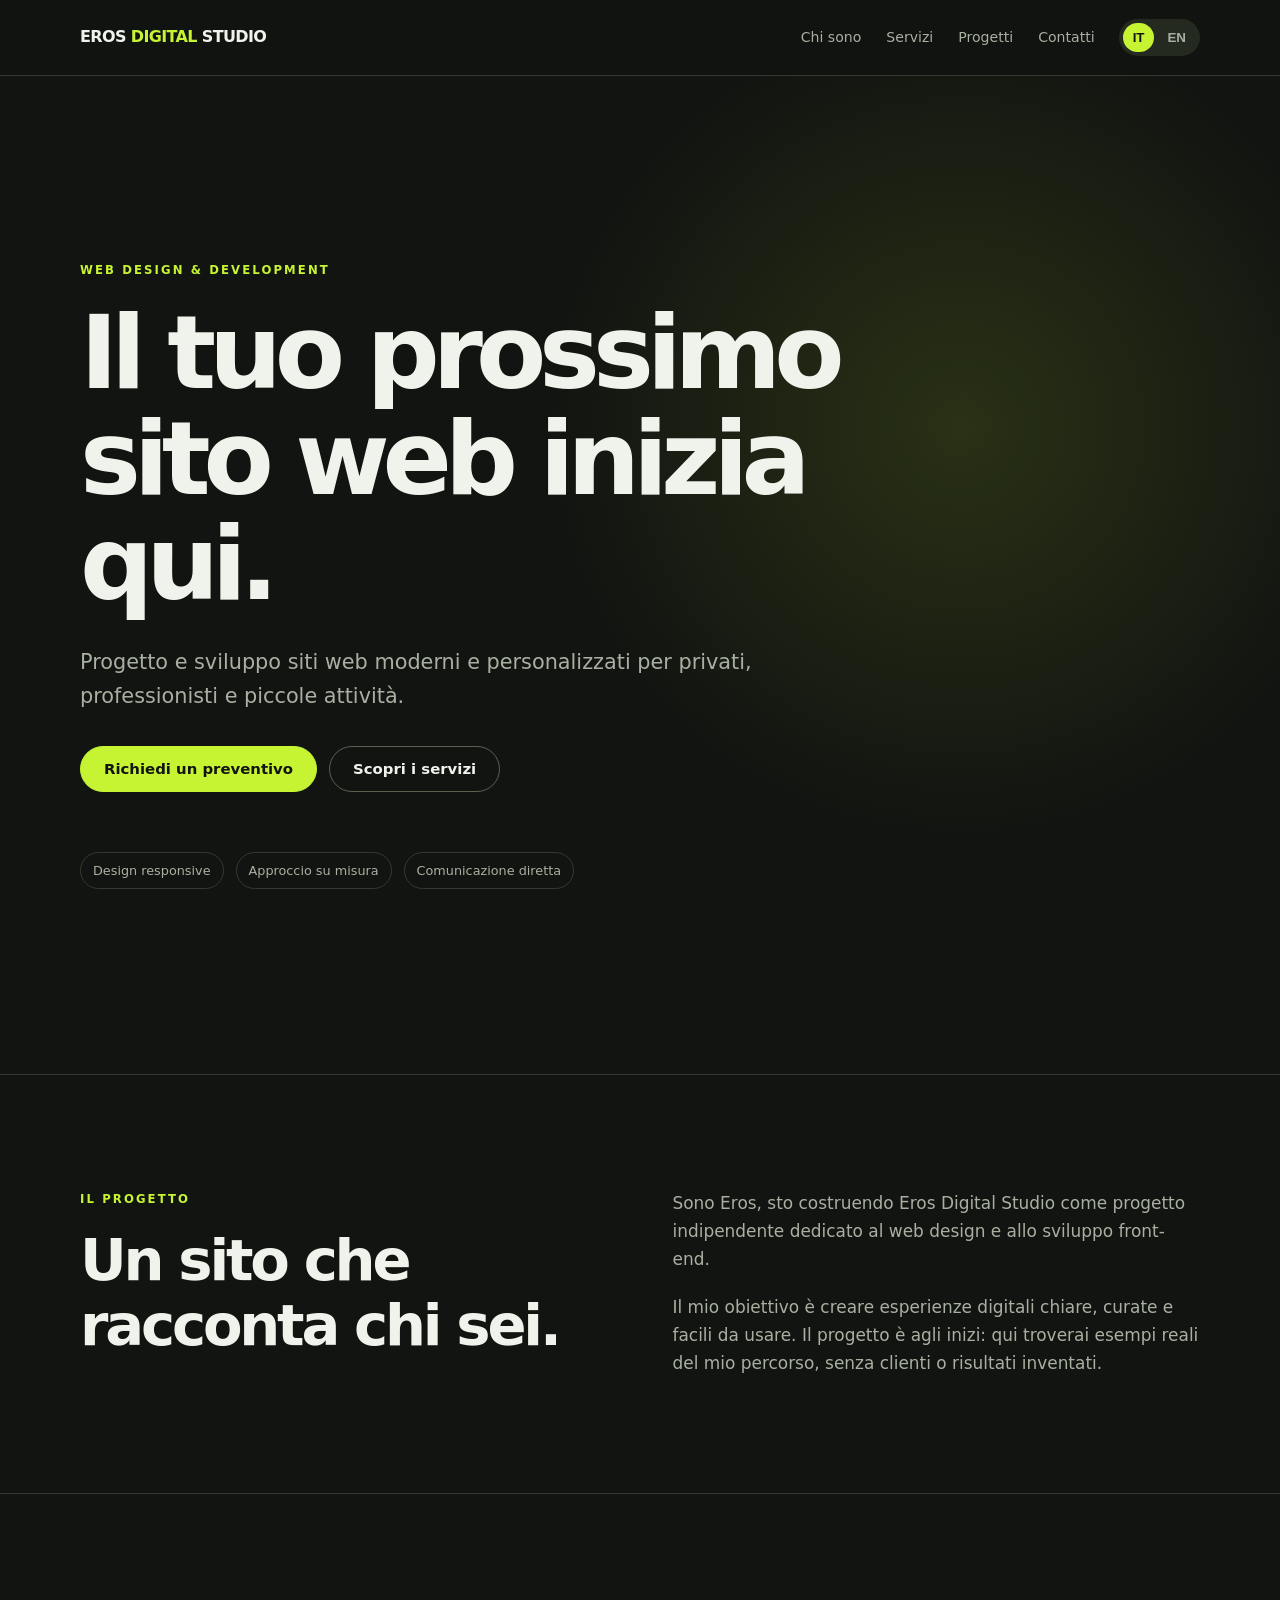
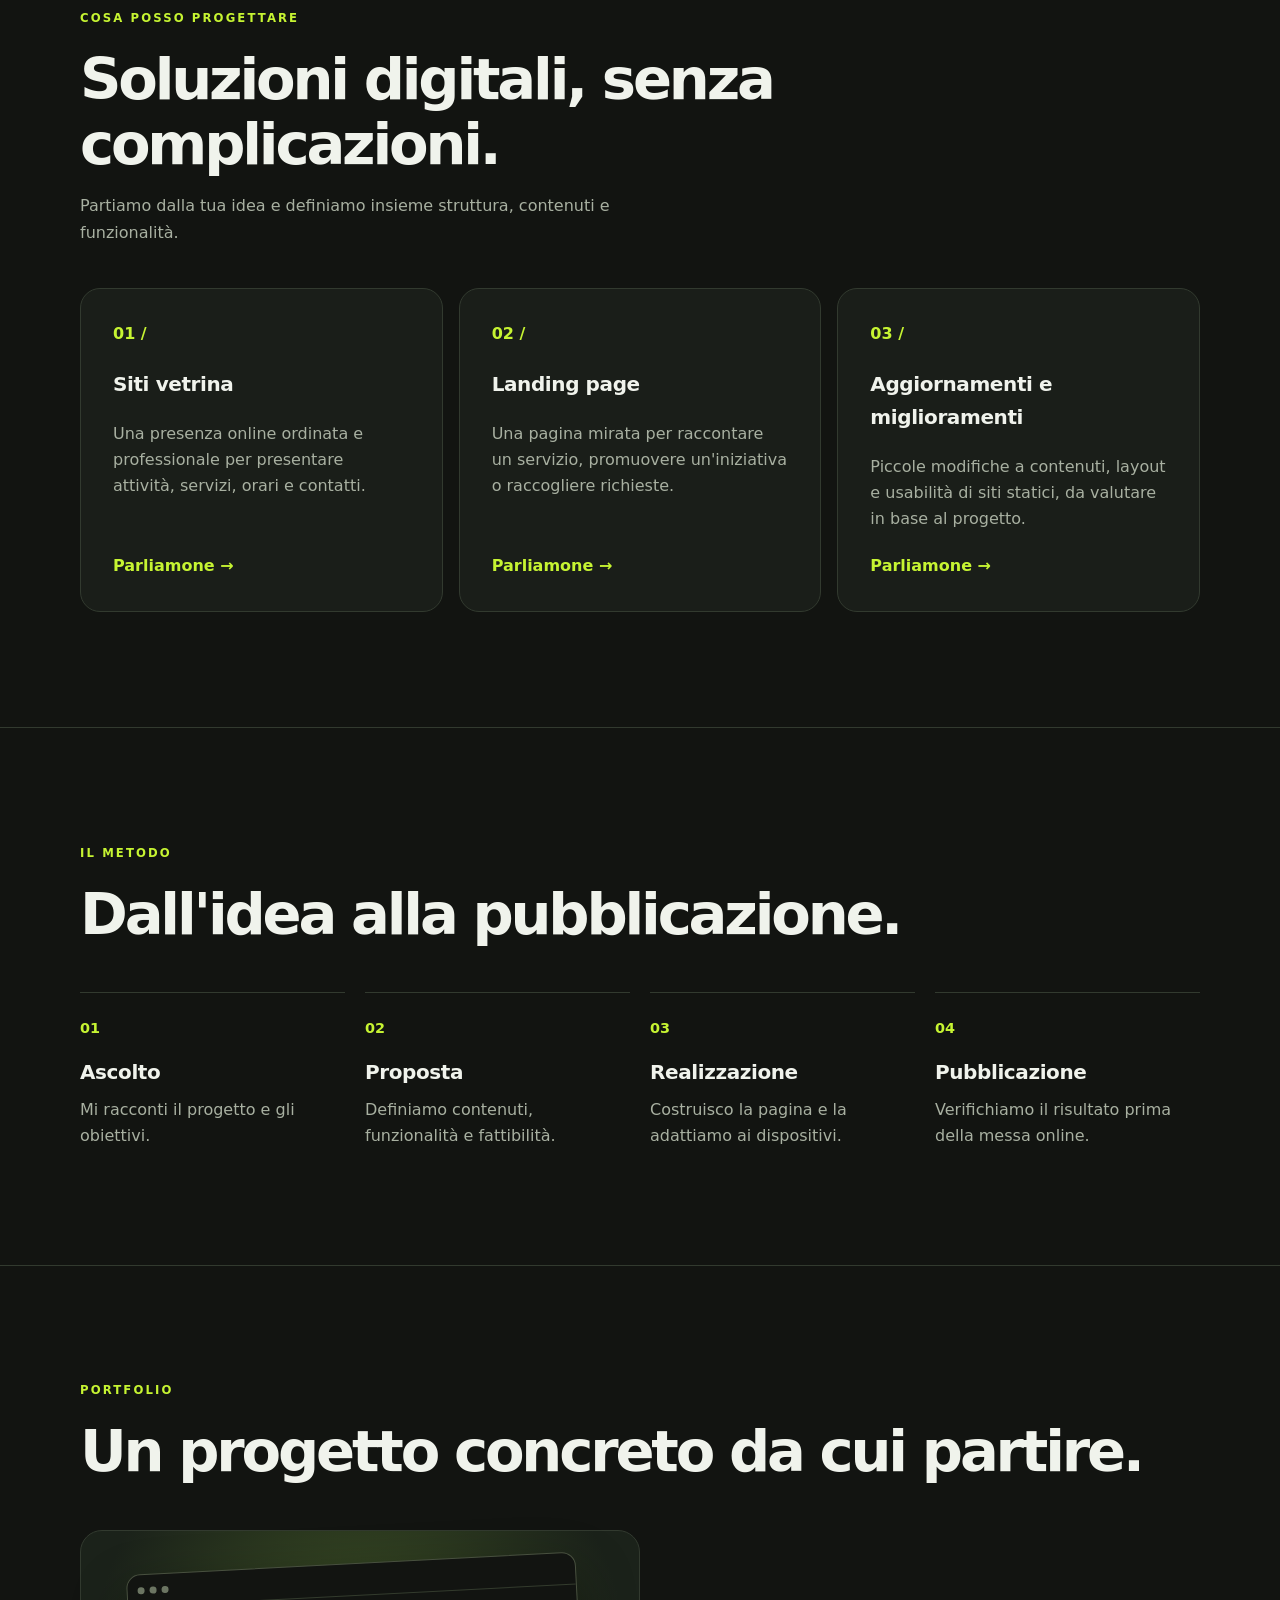
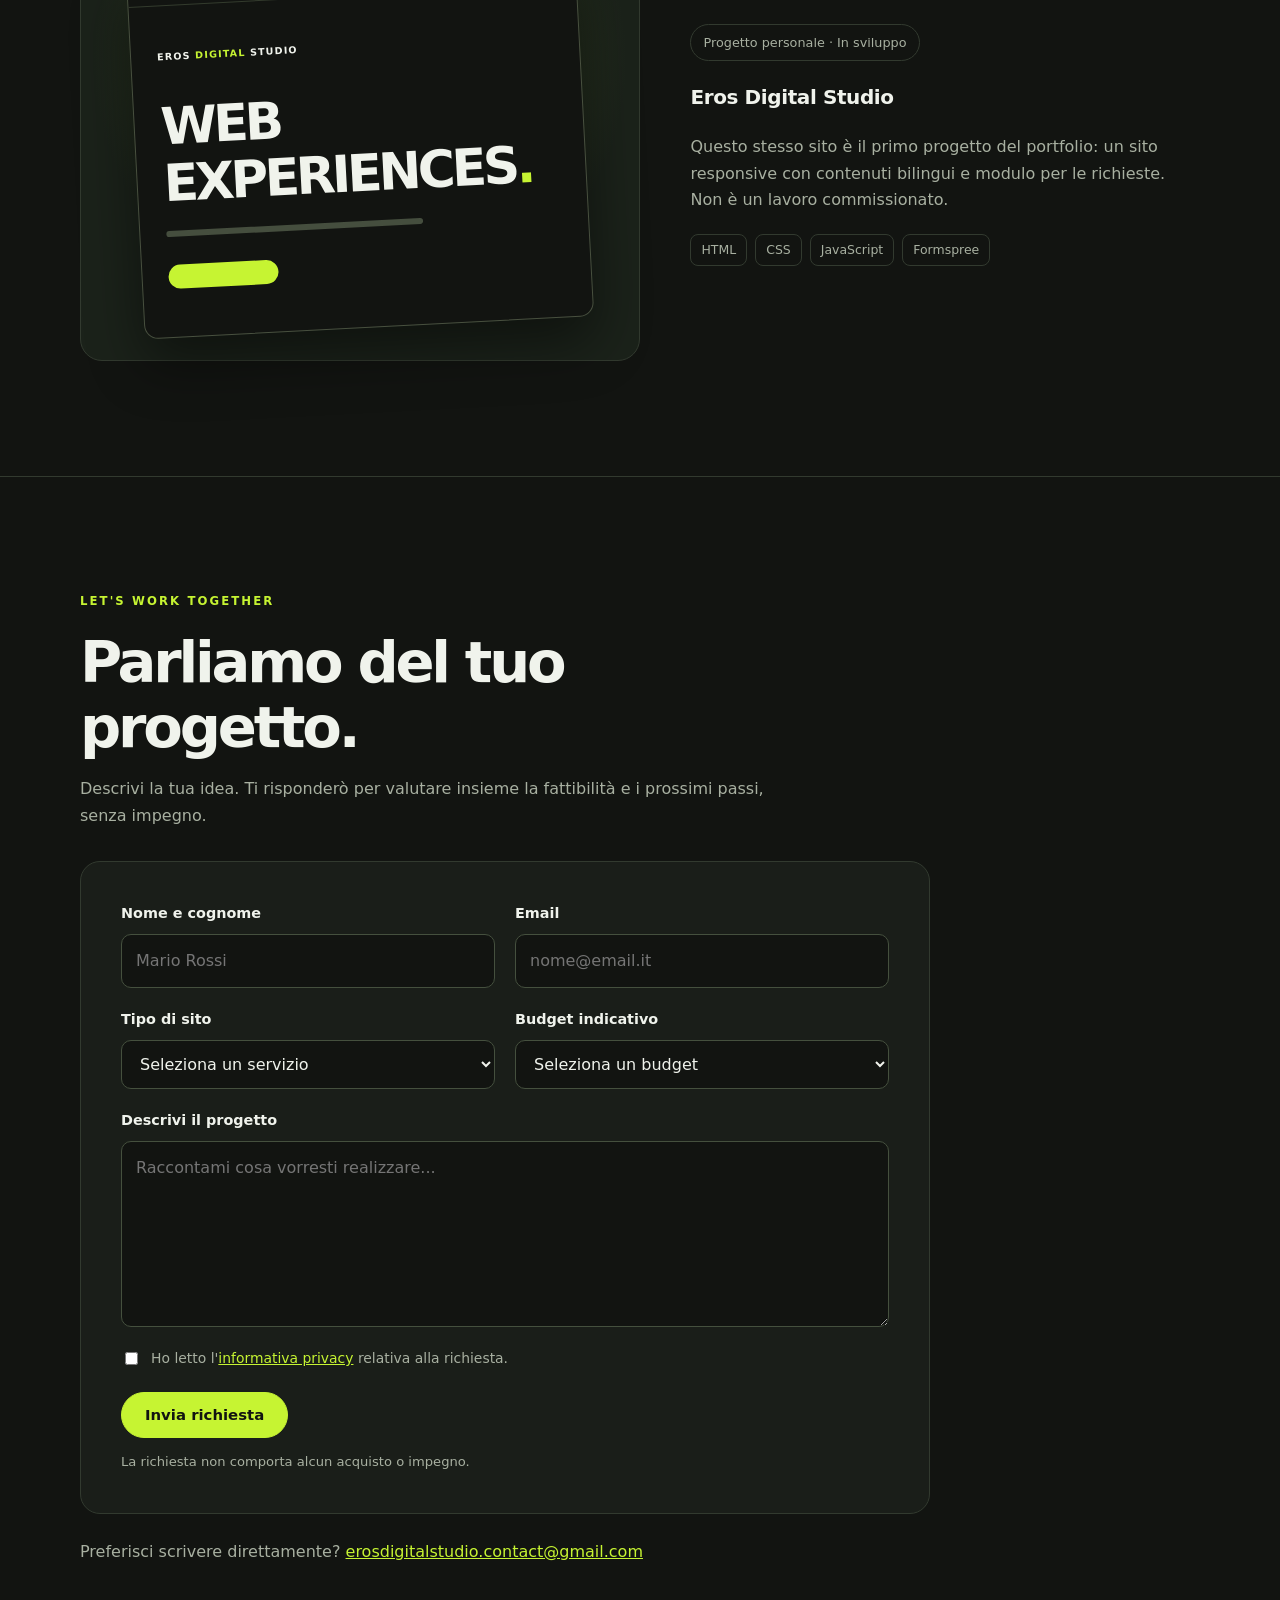
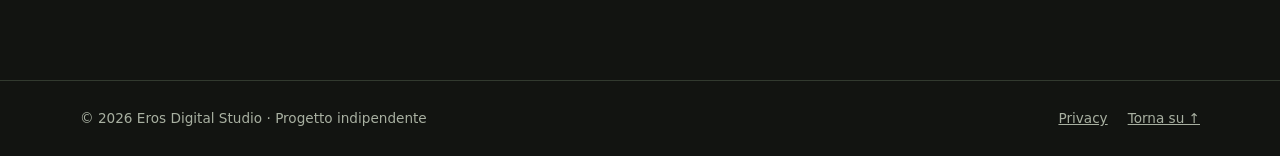
<file: index.html>
<!doctype html>
<html lang="it"><head><meta charset="utf-8"><meta name="viewport" content="width=device-width,initial-scale=1">
<title>Eros Digital Studio | Siti web moderni per la tua attività</title>
<meta name="description" content="Eros Digital Studio: siti vetrina e landing page moderne, responsive e personalizzate. Racconta il tuo progetto e richiedi informazioni.">
<meta name="theme-color" content="#121411"><link rel="canonical" href="https://erosdigitalstudio.github.io/">
<meta property="og:type" content="website"><meta property="og:title" content="Eros Digital Studio | Sviluppo siti web"><meta property="og:description" content="Siti vetrina e landing page moderne per professionisti e piccole attività."><meta property="og:url" content="https://erosdigitalstudio.github.io/">
<link rel="icon" href="data:image/svg+xml,%3Csvg xmlns='http://www.w3.org/2000/svg' viewBox='0 0 32 32'%3E%3Crect width='32' height='32' rx='8' fill='%23c6f432'/%3E%3Ctext x='16' y='23' font-size='20' font-family='Arial' font-weight='bold' text-anchor='middle' fill='%23121411'%3EE%3C/text%3E%3C/svg%3E">
<link rel="stylesheet" href="style.css"><script src="script.js" defer></script></head>
<body><a class="skip" href="#main" data-i18n="skip">Vai al contenuto</a>
<header class="site-header"><div class="wrap bar"><a class="brand" href="#top" aria-label="Eros Digital Studio">EROS <span>DIGITAL</span> STUDIO</a>
<button class="menu-btn" type="button" aria-expanded="false" aria-controls="nav" data-i18n="menu">Menu</button>
<nav id="nav" class="nav" aria-label="Navigazione principale"><a href="#about" data-i18n="navAbout">Chi sono</a><a href="#services" data-i18n="navServices">Servizi</a><a href="#projects" data-i18n="navProjects">Progetti</a><a href="#contact" data-i18n="navContact">Contatti</a></nav>
<div class="language-switch" aria-label="Seleziona lingua"><button type="button" id="lang-it" aria-pressed="true">IT</button><button type="button" id="lang-en" aria-pressed="false">EN</button></div></div></header>
<main id="main">
<section class="hero" id="top"><div class="wrap"><p class="eyebrow" data-i18n="heroEyebrow">WEB DESIGN &amp; DEVELOPMENT</p><h1 data-i18n="heroTitle">Il tuo prossimo sito web inizia qui.</h1><p class="lead" data-i18n="heroLead">Progetto e sviluppo siti web moderni e personalizzati per privati, professionisti e piccole attività.</p><div class="actions"><a class="btn primary" href="#contact" data-i18n="heroCta">Richiedi un preventivo</a><a class="btn" href="#services" data-i18n="heroSecondary">Scopri i servizi</a></div><div class="hero-meta"><span data-i18n="heroTag1">Design responsive</span><span data-i18n="heroTag2">Approccio su misura</span><span data-i18n="heroTag3">Comunicazione diretta</span></div></div></section>
<section id="about" aria-labelledby="about-h"><div class="wrap split"><div><p class="eyebrow" data-i18n="aboutEyebrow">IL PROGETTO</p><h2 id="about-h" data-i18n="aboutTitle">Un sito che racconta chi sei.</h2></div><div class="prose"><p data-i18n="aboutP1">Sono Eros, sto costruendo Eros Digital Studio come progetto indipendente dedicato al web design e allo sviluppo front-end.</p><p data-i18n="aboutP2">Il mio obiettivo è creare esperienze digitali chiare, curate e facili da usare. Il progetto è agli inizi: qui troverai esempi reali del mio percorso, senza clienti o risultati inventati.</p></div></div></section>
<section id="services" aria-labelledby="services-h"><div class="wrap"><p class="eyebrow" data-i18n="servicesEyebrow">COSA POSSO PROGETTARE</p><h2 id="services-h" data-i18n="servicesTitle">Soluzioni digitali, senza complicazioni.</h2><p class="section-intro" data-i18n="servicesIntro">Partiamo dalla tua idea e definiamo insieme struttura, contenuti e funzionalità.</p><div class="cards service-cards"><article class="card"><span class="card-number">01 /</span><h3 data-i18n="service1Title">Siti vetrina</h3><p data-i18n="service1Body">Una presenza online ordinata e professionale per presentare attività, servizi, orari e contatti.</p><a class="text-link" href="#contact" data-i18n="serviceLink">Parliamone →</a></article><article class="card"><span class="card-number">02 /</span><h3 data-i18n="service2Title">Landing page</h3><p data-i18n="service2Body">Una pagina mirata per raccontare un servizio, promuovere un'iniziativa o raccogliere richieste.</p><a class="text-link" href="#contact" data-i18n="serviceLink">Parliamone →</a></article><article class="card"><span class="card-number">03 /</span><h3 data-i18n="service3Title">Aggiornamenti e miglioramenti</h3><p data-i18n="service3Body">Piccole modifiche a contenuti, layout e usabilità di siti statici, da valutare in base al progetto.</p><a class="text-link" href="#contact" data-i18n="serviceLink">Parliamone →</a></article></div></div></section>
<section id="process" aria-labelledby="process-h"><div class="wrap"><p class="eyebrow" data-i18n="processEyebrow">IL METODO</p><h2 id="process-h" data-i18n="processTitle">Dall'idea alla pubblicazione.</h2><div class="steps"><div><b>01</b><h3 data-i18n="step1Title">Ascolto</h3><p data-i18n="step1Body">Mi racconti il progetto e gli obiettivi.</p></div><div><b>02</b><h3 data-i18n="step2Title">Proposta</h3><p data-i18n="step2Body">Definiamo contenuti, funzionalità e fattibilità.</p></div><div><b>03</b><h3 data-i18n="step3Title">Realizzazione</h3><p data-i18n="step3Body">Costruisco la pagina e la adattiamo ai dispositivi.</p></div><div><b>04</b><h3 data-i18n="step4Title">Pubblicazione</h3><p data-i18n="step4Body">Verifichiamo il risultato prima della messa online.</p></div></div></div></section>
<section id="projects" aria-labelledby="projects-h"><div class="wrap"><p class="eyebrow" data-i18n="projectsEyebrow">PORTFOLIO</p><h2 id="projects-h" data-i18n="projectsTitle">Un progetto concreto da cui partire.</h2><div class="project-feature"><div class="project-visual" aria-hidden="true"><div class="mock-window"><div class="mock-top"><i></i><i></i><i></i></div><div class="mock-content"><span>EROS <em>DIGITAL</em> STUDIO</span><strong>WEB<br>EXPERIENCES<span>.</span></strong><div class="mock-line"></div><div class="mock-pill"></div></div></div></div><div class="project-copy"><span class="pill" data-i18n="projectLabel">Progetto personale · In sviluppo</span><h3>Eros Digital Studio</h3><p data-i18n="projectBody">Questo stesso sito è il primo progetto del portfolio: un sito responsive con contenuti bilingui e modulo per le richieste. Non è un lavoro commissionato.</p><ul class="tags"><li>HTML</li><li>CSS</li><li>JavaScript</li><li>Formspree</li></ul></div></div></div></section>
<section id="contact" aria-labelledby="contact-h"><div class="wrap"><div class="contact-heading"><p class="eyebrow" data-i18n="contactEyebrow">LET'S WORK TOGETHER</p><h2 id="contact-h" data-i18n="contactTitle">Parliamo del tuo progetto.</h2><p data-i18n="contactLead">Descrivi la tua idea. Ti risponderò per valutare insieme la fattibilità e i prossimi passi, senza impegno.</p></div>
<form id="quote-form" class="quote-form" action="https://formspree.io/f/xwlldpog" method="POST"><input type="hidden" name="_subject" value="Nuova richiesta - Eros Digital Studio"><div class="form-grid"><div class="form-field"><label for="client-name" data-i18n="nameLabel">Nome e cognome</label><input id="client-name" name="nome" type="text" autocomplete="name" required placeholder="Mario Rossi"></div><div class="form-field"><label for="client-email" data-i18n="emailLabel">Email</label><input id="client-email" name="email" type="email" autocomplete="email" required placeholder="nome@email.it"></div><div class="form-field"><label for="service" data-i18n="serviceLabel">Tipo di sito</label><select id="service" name="servizio" required><option value="" data-i18n="selectService">Seleziona un servizio</option><option value="Sito vetrina" data-i18n="service1Title">Siti vetrina</option><option value="Landing page" data-i18n="service2Title">Landing page</option><option value="Altro" data-i18n="other">Altro / Da definire</option></select></div><div class="form-field"><label for="budget" data-i18n="budgetLabel">Budget indicativo</label><select id="budget" name="budget" required><option value="" data-i18n="selectBudget">Seleziona un budget</option><option value="Meno di 300 EUR" data-i18n="budget1">Meno di 300 €</option><option value="300-600 EUR">300–600 €</option><option value="600-1000 EUR">600–1.000 €</option><option value="Oltre 1000 EUR" data-i18n="budget4">Oltre 1.000 €</option><option value="Da definire" data-i18n="budgetUnknown">Da definire</option></select></div></div><div class="form-field"><label for="message" data-i18n="messageLabel">Descrivi il progetto</label><textarea id="message" name="messaggio" rows="6" required data-i18n-placeholder="messagePlaceholder" placeholder="Raccontami cosa vorresti realizzare..."></textarea></div><div class="form-field honeypot" aria-hidden="true"><label for="website">Website</label><input id="website" name="_gotcha" tabindex="-1" autocomplete="off"></div><label class="privacy-check"><input type="checkbox" name="presa_visione" required><span><span data-i18n="privacyAgree">Ho letto l'</span><a href="privacy.html" target="_blank" rel="noopener noreferrer" data-i18n="privacyLink">informativa privacy</a><span data-i18n="privacyEnd"> relativa alla richiesta.</span></span></label><button class="btn primary" type="submit" data-i18n="send">Invia richiesta</button><p class="form-note" data-i18n="formNote">La richiesta non comporta alcun acquisto o impegno.</p></form>
<p class="direct-contact"><span data-i18n="directEmail">Preferisci scrivere direttamente?</span> <a href="mailto:erosdigitalstudio.contact@gmail.com">erosdigitalstudio.contact@gmail.com</a></p></div></section>
</main><footer class="site-footer"><div class="wrap foot"><p>© <span id="year">2026</span> Eros Digital Studio <span data-i18n="footerStatus">· Progetto indipendente</span></p><div class="footer-links"><a href="privacy.html" data-i18n="footerPrivacy">Privacy</a><a href="#top" data-i18n="backTop">Torna su ↑</a></div></div></footer></body></html>
</file>
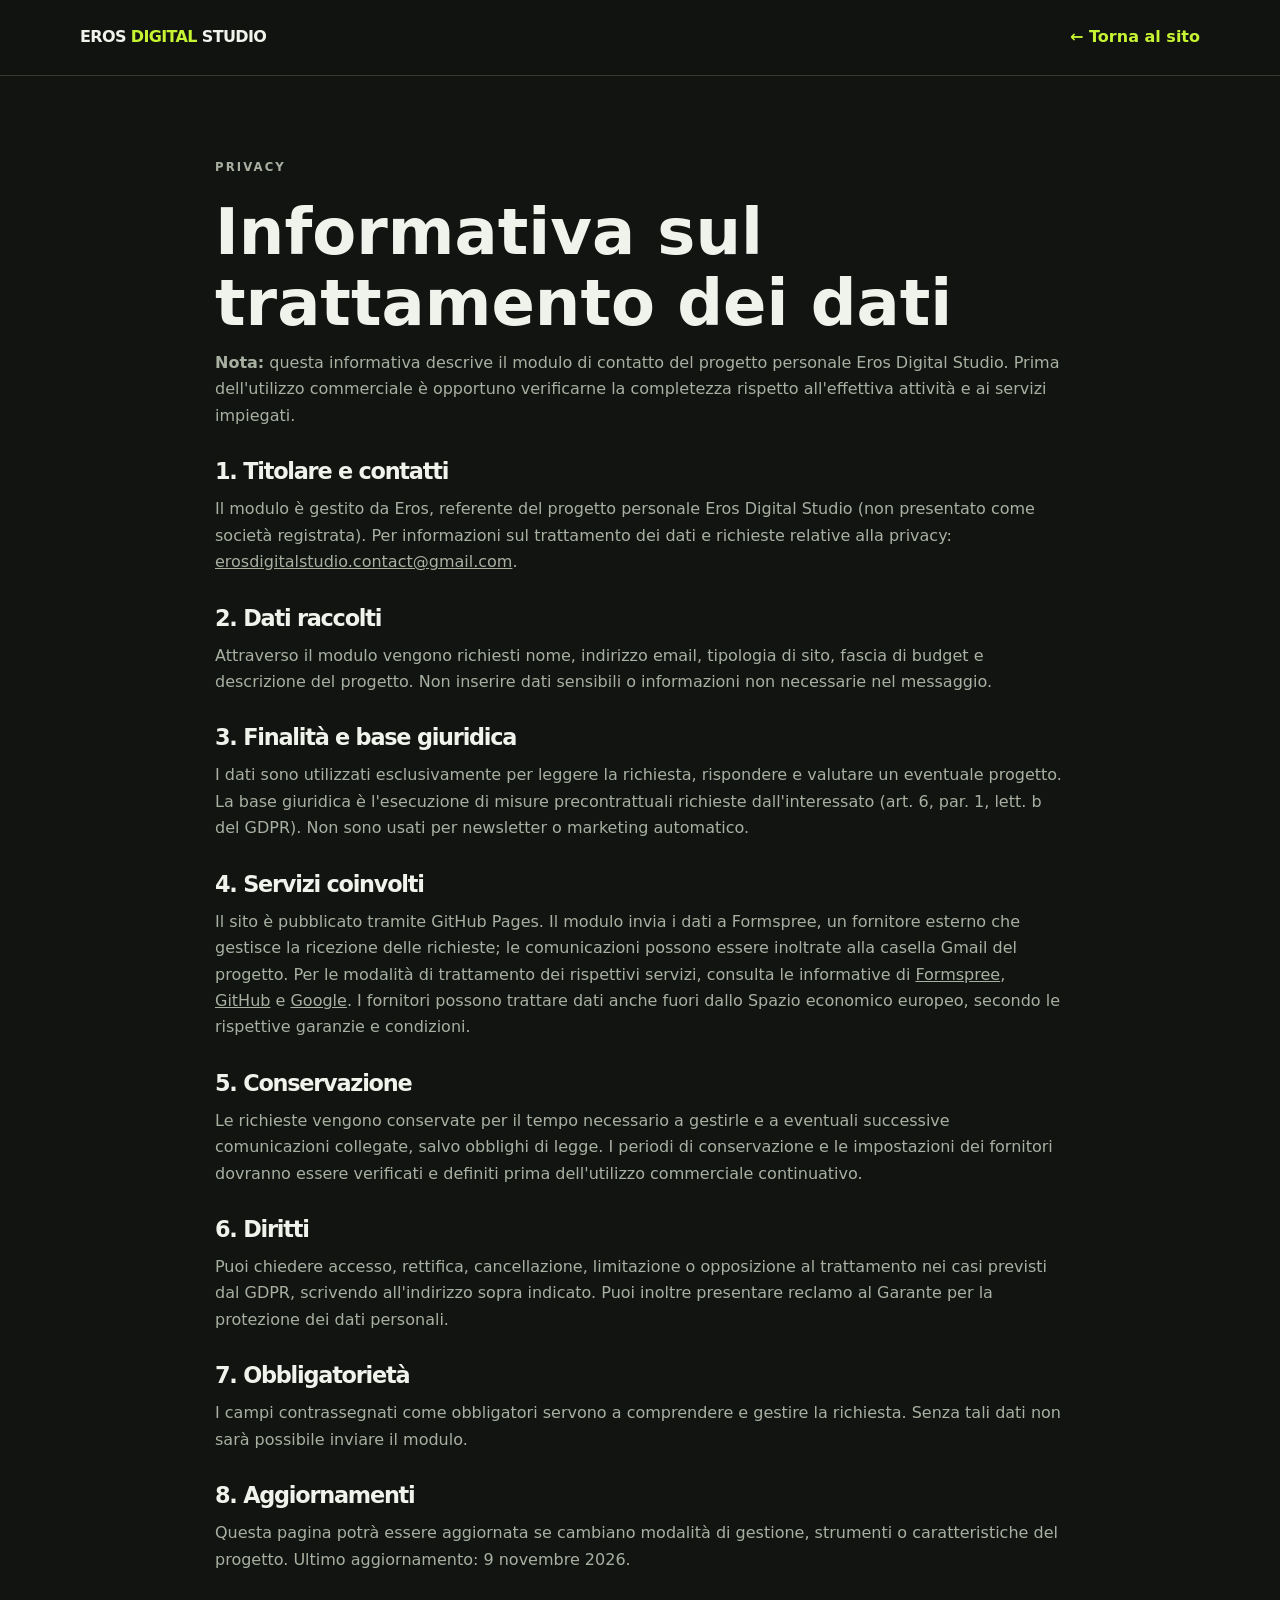
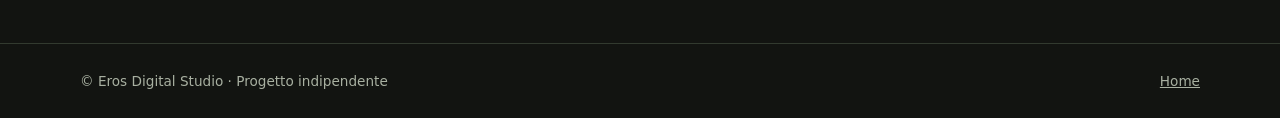
<file: privacy.html>
<!doctype html><html lang="it"><head><meta charset="utf-8"><meta name="viewport" content="width=device-width,initial-scale=1"><title>Informativa privacy | Eros Digital Studio</title><meta name="robots" content="noindex"><link rel="stylesheet" href="style.css"></head><body><header class="site-header"><div class="wrap bar"><a class="brand" href="index.html">EROS <span>DIGITAL</span> STUDIO</a><a class="text-link" style="margin-left:auto" href="index.html">← Torna al sito</a></div></header><main class="wrap"><article class="privacy-page"><p class="eyebrow">PRIVACY</p><h1>Informativa sul trattamento dei dati</h1><p><strong>Nota:</strong> questa informativa descrive il modulo di contatto del progetto personale Eros Digital Studio. Prima dell'utilizzo commerciale è opportuno verificarne la completezza rispetto all'effettiva attività e ai servizi impiegati.</p><h2>1. Titolare e contatti</h2><p>Il modulo è gestito da Eros, referente del progetto personale Eros Digital Studio (non presentato come società registrata). Per informazioni sul trattamento dei dati e richieste relative alla privacy: <a href="mailto:erosdigitalstudio.contact@gmail.com">erosdigitalstudio.contact@gmail.com</a>.</p><h2>2. Dati raccolti</h2><p>Attraverso il modulo vengono richiesti nome, indirizzo email, tipologia di sito, fascia di budget e descrizione del progetto. Non inserire dati sensibili o informazioni non necessarie nel messaggio.</p><h2>3. Finalità e base giuridica</h2><p>I dati sono utilizzati esclusivamente per leggere la richiesta, rispondere e valutare un eventuale progetto. La base giuridica è l'esecuzione di misure precontrattuali richieste dall'interessato (art. 6, par. 1, lett. b del GDPR). Non sono usati per newsletter o marketing automatico.</p><h2>4. Servizi coinvolti</h2><p>Il sito è pubblicato tramite GitHub Pages. Il modulo invia i dati a Formspree, un fornitore esterno che gestisce la ricezione delle richieste; le comunicazioni possono essere inoltrate alla casella Gmail del progetto. Per le modalità di trattamento dei rispettivi servizi, consulta le informative di <a href="https://formspree.io/legal/privacy-policy/" target="_blank" rel="noopener noreferrer">Formspree</a>, <a href="https://docs.github.com/en/site-policy/privacy-policies/github-general-privacy-statement" target="_blank" rel="noopener noreferrer">GitHub</a> e <a href="https://policies.google.com/privacy" target="_blank" rel="noopener noreferrer">Google</a>. I fornitori possono trattare dati anche fuori dallo Spazio economico europeo, secondo le rispettive garanzie e condizioni.</p><h2>5. Conservazione</h2><p>Le richieste vengono conservate per il tempo necessario a gestirle e a eventuali successive comunicazioni collegate, salvo obblighi di legge. I periodi di conservazione e le impostazioni dei fornitori dovranno essere verificati e definiti prima dell'utilizzo commerciale continuativo.</p><h2>6. Diritti</h2><p>Puoi chiedere accesso, rettifica, cancellazione, limitazione o opposizione al trattamento nei casi previsti dal GDPR, scrivendo all'indirizzo sopra indicato. Puoi inoltre presentare reclamo al Garante per la protezione dei dati personali.</p><h2>7. Obbligatorietà</h2><p>I campi contrassegnati come obbligatori servono a comprendere e gestire la richiesta. Senza tali dati non sarà possibile inviare il modulo.</p><h2>8. Aggiornamenti</h2><p>Questa pagina potrà essere aggiornata se cambiano modalità di gestione, strumenti o caratteristiche del progetto. Ultimo aggiornamento: 9 novembre 2026.</p></article></main><footer class="site-footer"><div class="wrap foot"><p>© Eros Digital Studio · Progetto indipendente</p><a href="index.html">Home</a></div></footer></body></html>
</file>
<file: style.css>
/* Eros Digital Studio — design system */
:root{--bg:#121411;--surface:#1a1e19;--line:#323a2f;--text:#f0f3ec;--muted:#a8b0a1;--lime:#c6f432;--sans:system-ui,-apple-system,"Segoe UI",Roboto,Arial,sans-serif;--header-h:76px}
*{box-sizing:border-box}html{scroll-behavior:smooth;scroll-padding-top:var(--header-h)}body{margin:0;background:var(--bg);color:var(--text);font:16px/1.65 var(--sans);-webkit-font-smoothing:antialiased}a{color:inherit}p,h1,h2,h3,ul{margin:0}ul{padding:0;list-style:none}.wrap{width:min(1120px,calc(100% - 44px));margin-inline:auto}section{padding:clamp(75px,9vw,125px) 0;border-top:1px solid var(--line)}.skip{position:absolute;left:10px;top:-70px;z-index:50;background:var(--lime);color:var(--bg);padding:10px}.skip:focus{top:10px}:focus-visible{outline:2px solid var(--lime);outline-offset:4px}
.site-header{position:sticky;top:0;z-index:20;height:var(--header-h);background:rgba(18,20,17,.93);backdrop-filter:blur(16px);border-bottom:1px solid var(--line)}.bar{display:flex;align-items:center;gap:24px;height:100%}.brand{text-decoration:none;font-size:clamp(.8rem,1.4vw,1rem);font-weight:850;letter-spacing:-.04em;white-space:nowrap}.brand span,.eyebrow,.card-number,.steps b{color:var(--lime)}.nav{display:flex;align-items:center;gap:25px;margin-left:auto}.nav a{color:var(--muted);text-decoration:none;font-size:.88rem;white-space:nowrap}.nav a:hover,.nav a.active{color:var(--lime)}.language-switch{display:flex;gap:3px;background:#252a21;padding:4px;border-radius:40px}.language-switch button{border:0;background:none;color:var(--muted);font-weight:800;cursor:pointer;border-radius:40px;padding:7px 10px}.language-switch button[aria-pressed=true]{background:var(--lime);color:var(--bg)}.menu-btn{display:none;background:transparent;color:var(--text);border:1px solid var(--line);border-radius:30px;padding:7px 13px;cursor:pointer}
.hero{min-height:min(790px,90svh);display:flex;align-items:center;border:0;background:radial-gradient(550px circle at var(--mx,75%) var(--my,35%),rgba(198,244,50,.13),transparent 75%)}.hero .wrap{padding-block:70px}.eyebrow{font-size:.73rem;font-weight:800;letter-spacing:.18em;margin-bottom:20px}.hero h1{font-size:clamp(3.1rem,8vw,7.3rem);line-height:1.03;letter-spacing:-.07em;max-width:920px;font-weight:780}.lead{color:var(--muted);font-size:clamp(1.04rem,2vw,1.3rem);max-width:680px;margin-top:28px}.actions{display:flex;flex-wrap:wrap;gap:12px;margin-top:32px}.btn{display:inline-flex;justify-content:center;align-items:center;border:1px solid #596251;border-radius:100px;padding:13px 23px;color:var(--text);font:700 .93rem var(--sans);text-decoration:none;background:transparent;cursor:pointer;transition:transform .2s,border-color .2s,background .2s}.btn:hover{border-color:var(--lime);transform:translateY(-2px)}.btn.primary{background:var(--lime);color:var(--bg);border-color:var(--lime)}.btn.primary:hover{background:#dcff7e}.hero-meta{display:flex;flex-wrap:wrap;gap:12px;margin-top:60px}.hero-meta span,.pill{border:1px solid var(--line);border-radius:100px;color:var(--muted);font-size:.8rem;padding:7px 12px}
h2{font-size:clamp(2rem,4.5vw,3.65rem);letter-spacing:-.055em;line-height:1.12;font-weight:750}h3{font-size:1.25rem;letter-spacing:-.02em}.split{display:grid;grid-template-columns:1fr 1fr;gap:65px}.prose{color:var(--muted);display:grid;gap:20px;font-size:1.06rem}.section-intro{color:var(--muted);margin-top:16px;max-width:600px}.cards{display:grid;grid-template-columns:repeat(3,minmax(0,1fr));gap:16px;margin-top:42px}.card{display:flex;flex-direction:column;gap:20px;padding:32px;background:var(--surface);border:1px solid var(--line);border-radius:20px;min-height:300px;transition:border-color .2s,transform .2s}.card:hover{border-color:var(--lime);transform:translateY(-4px)}.card p,.steps p,.project-copy p{color:var(--muted)}.card-number{font-weight:800}.text-link{color:var(--lime);text-decoration:none;font-weight:700}.card .text-link{margin-top:auto}.text-link:hover{text-decoration:underline}.steps{display:grid;grid-template-columns:repeat(4,1fr);gap:20px;margin-top:45px}.steps>div{border-top:1px solid var(--line);padding-top:22px}.steps h3{margin:14px 0 8px}.steps b{font-size:.9rem}
.project-feature{display:grid;grid-template-columns:1.1fr 1fr;gap:50px;align-items:center;margin-top:45px}.project-visual{min-height:350px;background:radial-gradient(circle at 50% 30%,#3e5225,#1b221a 65%);border:1px solid var(--line);border-radius:22px;display:grid;place-items:center;padding:32px}.mock-window{width:100%;max-width:450px;background:#121411;border:1px solid #48503f;border-radius:14px;box-shadow:0 24px 55px #0007;overflow:hidden;transform:rotate(-3deg)}.mock-top{height:32px;border-bottom:1px solid #333b2d;display:flex;align-items:center;gap:5px;padding:10px}.mock-top i{width:7px;height:7px;background:#6b7562;border-radius:50%}.mock-content{padding:36px 26px 48px}.mock-content>span{font-size:.6rem;letter-spacing:.12em;font-weight:800}.mock-content em,.mock-content strong span{font-style:normal;color:var(--lime)}.mock-content strong{display:block;font-size:clamp(2rem,4vw,3.3rem);line-height:1.1;letter-spacing:-.07em;margin-top:30px}.mock-line{height:6px;width:65%;background:#454e3e;margin-top:20px;border-radius:8px}.mock-pill{width:110px;height:24px;background:var(--lime);border-radius:30px;margin-top:28px}.project-copy{display:grid;gap:20px}.project-copy .pill{justify-self:start}.tags{display:flex;flex-wrap:wrap;gap:8px}.tags li{padding:5px 10px;border:1px solid var(--line);border-radius:8px;font-size:.78rem;color:var(--muted)}
.contact-heading{max-width:720px;margin-bottom:32px}.contact-heading>p:last-child{color:var(--muted);margin-top:16px}.quote-form{max-width:850px;padding:clamp(22px,4vw,40px);background:var(--surface);border:1px solid var(--line);border-radius:20px}.form-grid{display:grid;grid-template-columns:repeat(2,minmax(0,1fr));gap:0 20px}.form-field{display:flex;flex-direction:column;gap:8px;margin-bottom:20px}.form-field label{font-size:.9rem;font-weight:650}.quote-form input,.quote-form select,.quote-form textarea{width:100%;background:var(--bg);border:1px solid #45503e;color:var(--text);padding:13px 14px;border-radius:10px;font:inherit}.quote-form input:focus,.quote-form select:focus,.quote-form textarea:focus{outline:2px solid var(--lime);outline-offset:2px}.quote-form textarea{resize:vertical}.privacy-check{display:flex;align-items:flex-start;gap:10px;color:var(--muted);font-size:.87rem;margin:5px 0 22px}.quote-form .privacy-check input{width:auto;accent-color:var(--lime);margin-top:5px}.privacy-check a,.direct-contact a{color:var(--lime)}.form-note{color:var(--muted);font-size:.82rem;margin-top:13px}.honeypot{position:absolute;left:-9999px;width:1px;height:1px;overflow:hidden}.direct-contact{margin-top:25px;color:var(--muted);overflow-wrap:anywhere}.site-footer{border-top:1px solid var(--line);padding:26px 0;color:var(--muted);font-size:.85rem}.foot,.footer-links{display:flex;justify-content:space-between;gap:20px;flex-wrap:wrap}.footer-links a:hover{color:var(--lime)}.privacy-page{max-width:850px;margin:0 auto;padding:70px 0}.privacy-page h1{font-size:clamp(2.2rem,5vw,4rem);line-height:1.1}.privacy-page h2{font-size:1.4rem;margin:30px 0 10px}.privacy-page p,.privacy-page li{color:var(--muted);margin-top:12px}.privacy-page ul{list-style:disc;padding-left:22px}
@media(max-width:900px){.cards{grid-template-columns:repeat(2,minmax(0,1fr))}.steps{grid-template-columns:repeat(2,1fr)}.project-feature{grid-template-columns:1fr}.bar{gap:12px}.nav{gap:13px}}
@media(max-width:700px){:root{--header-h:68px}.bar{flex-wrap:nowrap}.brand{font-size:.8rem}.menu-btn{display:inline-flex;margin-left:auto;order:2}.language-switch{order:1;margin-left:auto}.nav{display:none;position:absolute;top:100%;left:0;right:0;margin:0;padding:18px 22px 24px;background:var(--bg);border-bottom:1px solid var(--line);flex-direction:column;align-items:stretch;gap:14px}.nav.open{display:flex}.hero{min-height:650px}.hero-meta{margin-top:40px}.split,.cards,.form-grid{grid-template-columns:1fr}.steps{grid-template-columns:repeat(2,1fr)}.project-visual{min-height:270px;padding:18px}.foot{flex-direction:column}.quote-form{padding:20px}}
@media(max-width:380px){.brand{font-size:.69rem}.language-switch button{padding:6px 7px}.menu-btn{padding:6px 9px}.steps{grid-template-columns:1fr}}
@media(prefers-reduced-motion:reduce){html{scroll-behavior:auto}*,*:before,*:after{transition:none!important;animation:none!important}}
</file>
